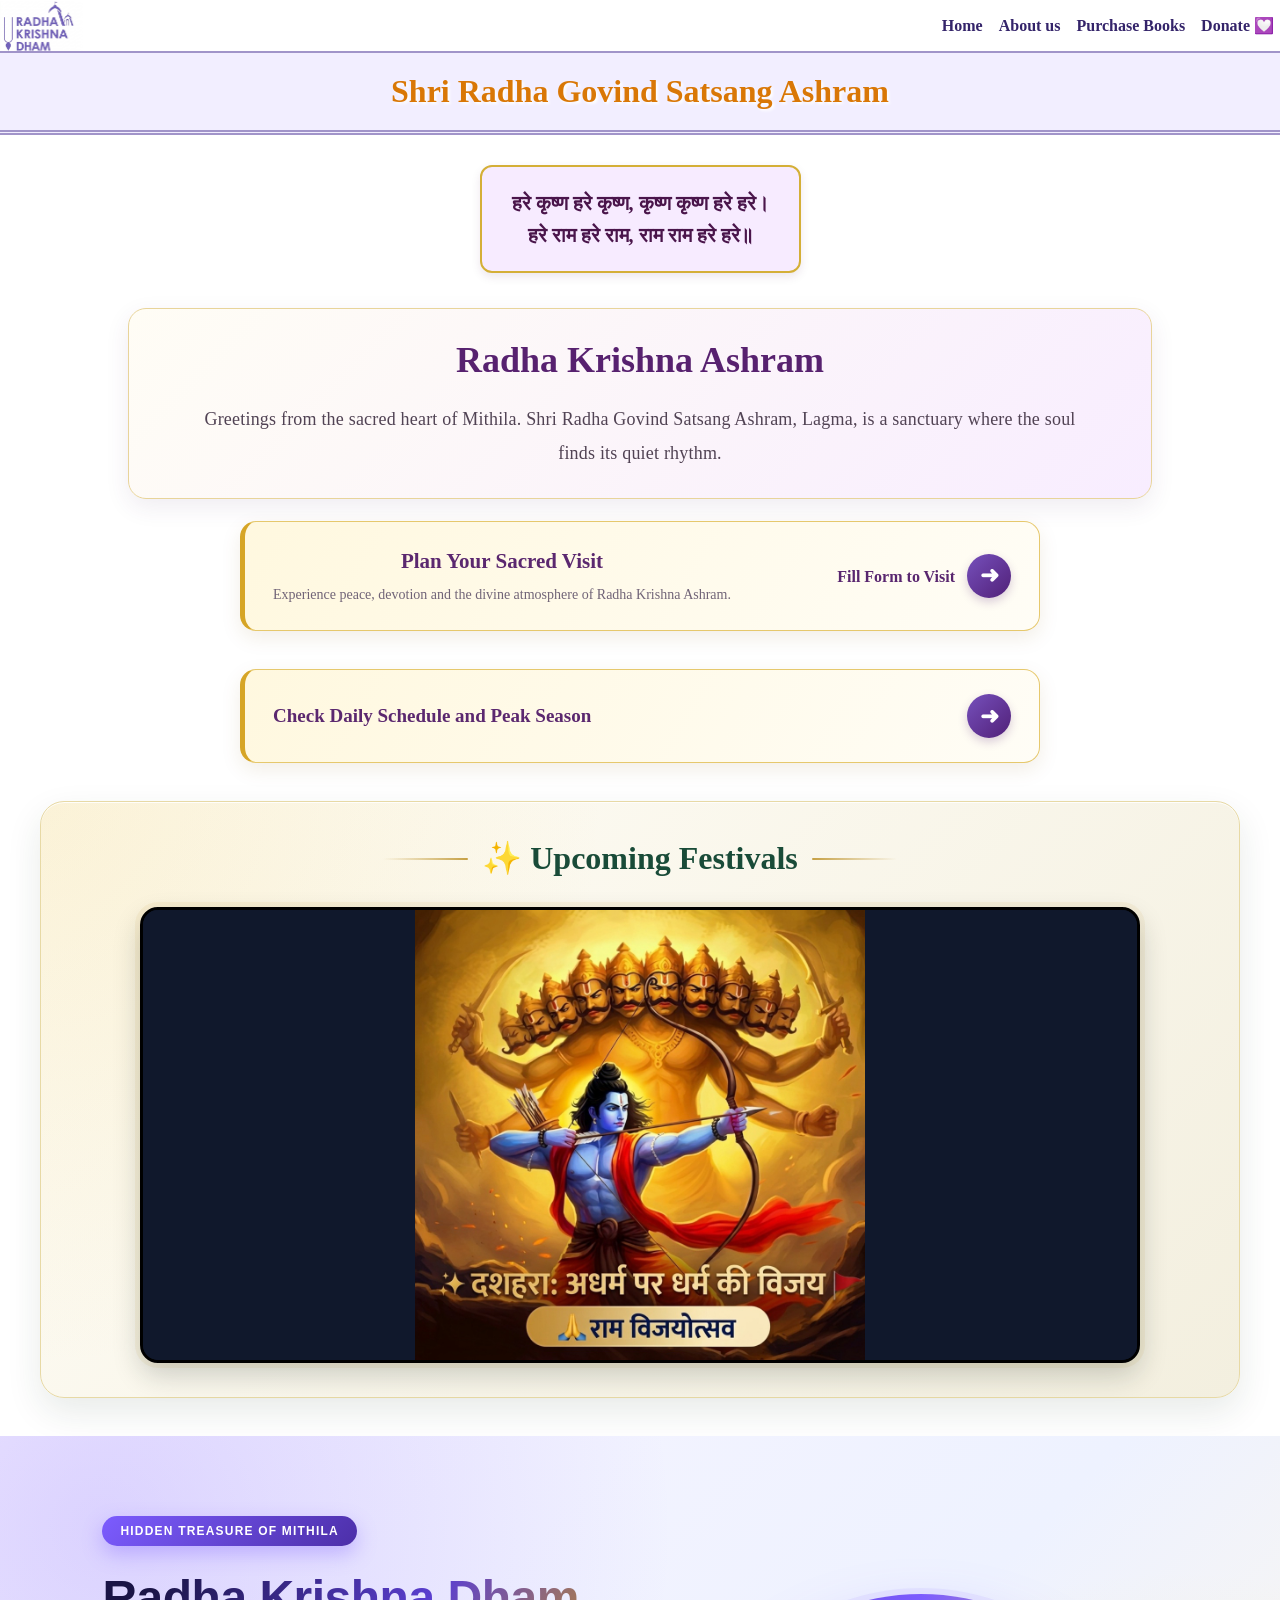
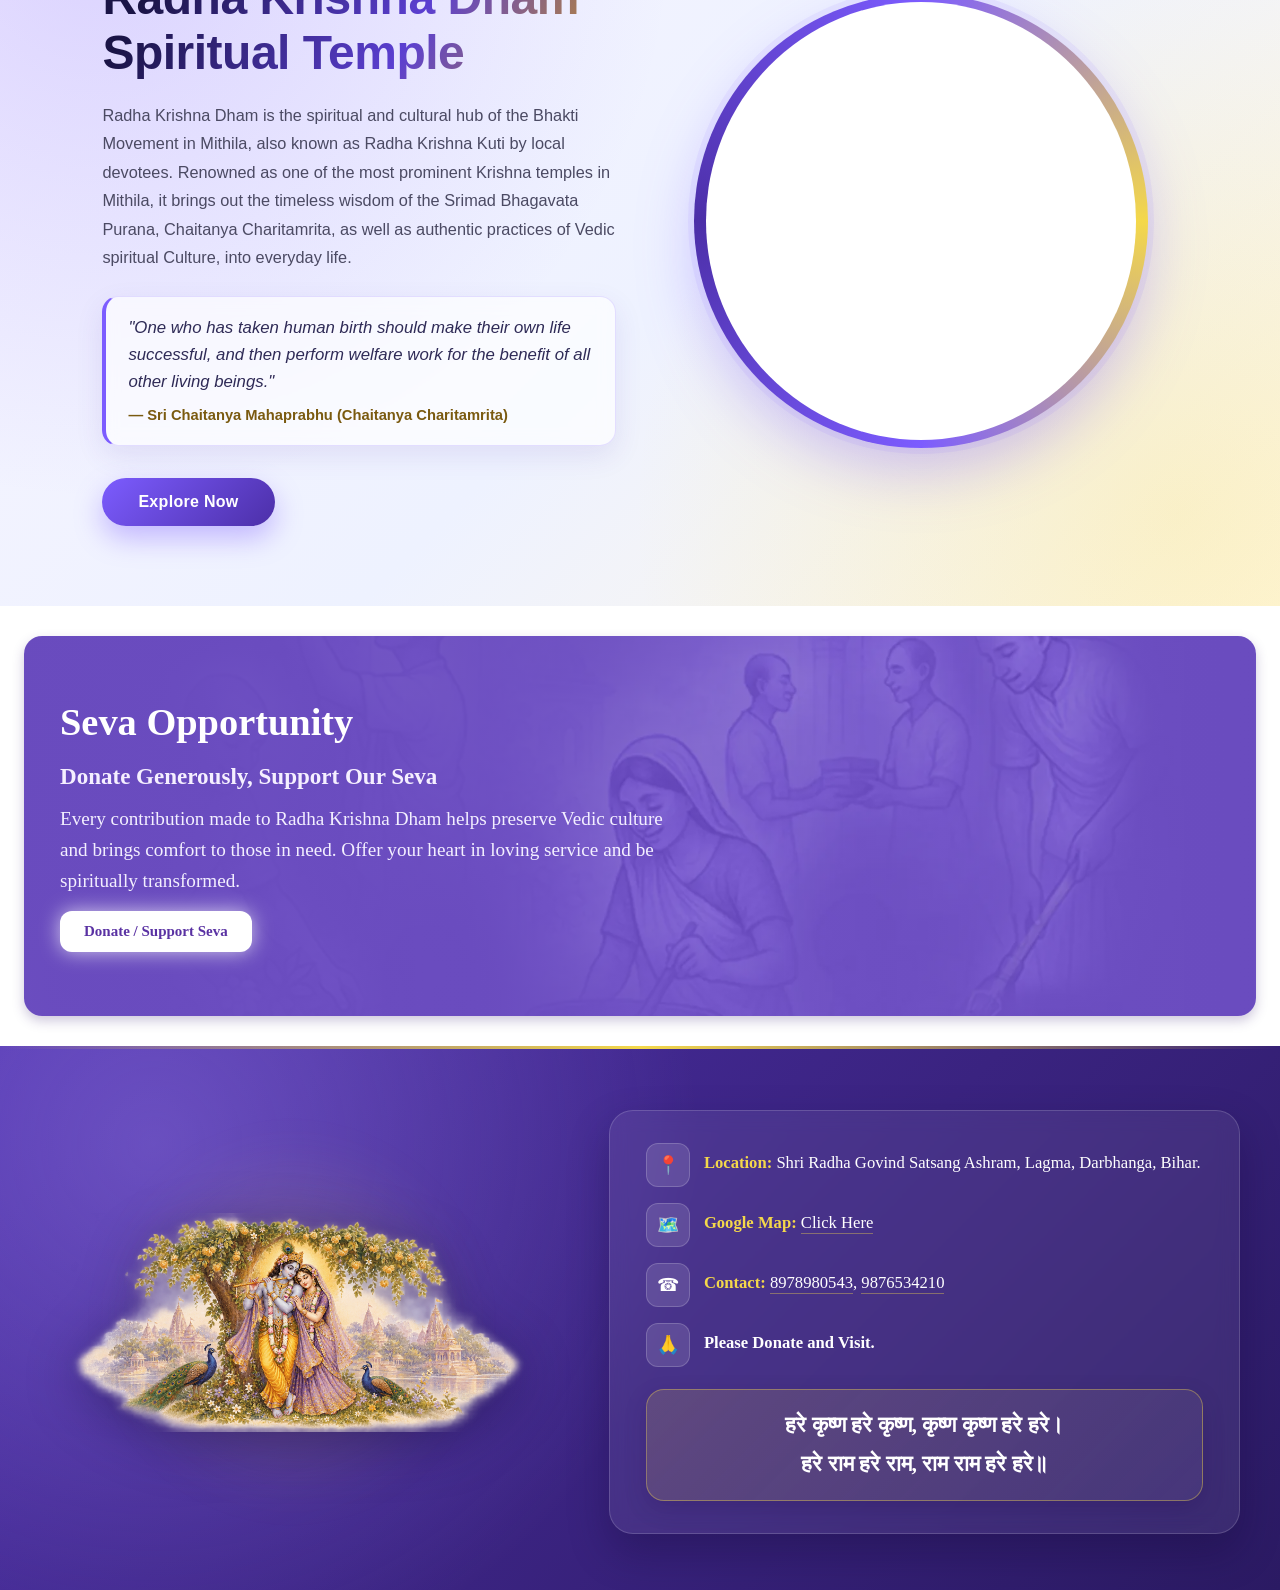
<file: index.html>
<!DOCTYPE html>
<html lang="en">
<head>
<meta charset="UTF-8">
<meta name="viewport" content="width=device-width, initial-scale=1.0">
<title>Shri Radha Govind Satsang Ashram - Lagma</title>
<link rel="stylesheet" href="style.css">
</head>
<body>
<header class="site-header">
  <div class="logo-container">
    <a href="/">
      <img src="Photo/logo.jpg" alt="Temple Logo" class="site-logo">
    </a>
  </div>
  <nav>
    <a href="index.html" target="_blank">Home</a>
    <a href="explore.html" target="_blank">About us</a>
    <a href="https://iskconbooks.com" target="_blank" rel="noopener noreferrer">Purchase Books</a>
    <a href="https://www.paytmpayments.com/payment-links" target="_blank">Donate 💟</a>
  </nav>
</header>

<h1>Shri Radha Govind Satsang Ashram</h1>

<main>
    <div class="Manta">
        हरे कृष्ण हरे कृष्ण, कृष्ण कृष्ण हरे हरे।<br>
        हरे राम हरे राम, राम राम हरे हरे॥
    </div>
    <div class="ashram-box">
        <h2 class="head">Radha Krishna Ashram</h2>
        <div class="Greet">
            Greetings from the sacred heart of Mithila. Shri Radha
            Govind Satsang Ashram, Lagma, is a sanctuary where the
            soul finds its quiet rhythm.
        </div>
    </div>

    <div class="visit-box">
        <div class="visit-text">
            Plan Your Sacred Visit
            <p>Experience peace, devotion and the divine atmosphere
               of Radha Krishna Ashram.</p>
        </div>
        <div class="f">
            Fill Form to Visit
            <a href="form.html" target="_blank" aria-label="Open visit form">➜</a>
        </div>
    </div>
</main>

<div class="f0" style="
    max-width: 800px;
    margin: 22px auto 38px;
    padding: 24px 28px;
    display: flex;
    align-items: center;
    justify-content: space-between;
    gap: 20px;
    background: linear-gradient(120deg, #fff8df, #fffdf6);
    border: 1px solid #e6c86d;
    border-left: 5px solid #d6a526;
    border-radius: 16px;
    box-shadow: 0 7px 20px rgba(123, 91, 24, 0.10);
    box-sizing: border-box;
    color: #5b286f;
    font-size: 19px;
    font-weight: 600;
">
    <span style="line-height: 1.6;">
        Check Daily Schedule and Peak Season
    </span>
    <a href="Schedule.html"
       target="_blank"
       aria-label="Open Temple Schedule"
       style="
           width: 44px;
           height: 44px;
           min-width: 44px;
           display: inline-flex;
           align-items: center;
           justify-content: center;
           background: linear-gradient(135deg, #7650bc, #512078);
           color: #ffffff;
           text-decoration: none;
           font-size: 23px;
           border-radius: 50%;
           box-shadow: 0 4px 10px rgba(81, 32, 120, 0.22);
       ">
        ➜
    </a>
</div>

<section class="update-section" aria-labelledby="updates-title">
    <h3 id="updates-title">✨ Upcoming Festivals</h3>
    <div class="update-slider">
        <div class="slider-track">
            <img src="Photo/C_dushrera.jpeg" alt="Dussehra celebration">
            <img src="Photo/Kartik.png" alt="Kartik Niyam Seva">
            <img src="Photo/Diwali.png" alt="Diwali celebration">
            <img src="Photo/c_govardhan.jpeg" alt="Govardhan Puja">
            <img src="Photo/C_dushrera.jpeg" alt="" aria-hidden="true">
        </div>
    </div>
</section>

<section class="hero-section">
    <div class="hero-content">
        <span class="hero-badge">HIDDEN TREASURE OF MITHILA</span>
        <h1 class="hero-heading">Radha Krishna Dham <br>Spiritual Temple</h1>
        <p class="hero-description">
            Radha Krishna Dham is the spiritual and cultural hub of the Bhakti Movement in Mithila,
            also known as Radha Krishna Kuti by local devotees. Renowned as one of the most prominent Krishna temples
            in Mithila, it brings out the timeless wisdom of the Srimad Bhagavata Purana, Chaitanya Charitamrita,
            as well as authentic practices of Vedic spiritual Culture, into everyday life.
        </p>
        <blockquote class="hero-quote">
            "One who has taken human birth should make their own life successful, and then perform welfare work for the benefit of all other living beings."
            <cite>— Sri Chaitanya Mahaprabhu (Chaitanya Charitamrita)</cite>
        </blockquote>
        <a href="explore.html" class="hero-btn">Explore Now</a>
    </div>
    <div class="hero-video-wrapper">
        <div class="video-styled-ring">
            <div class="video-container">
                <video autoplay muted loop playsinline class="hero-video">
                    <source src="video.mp4" type="video/mp4">
                    Your browser does not support the video tag.
                </video>
            </div>
        </div>
    </div>
</section>

<section class="Seva-section">
    <div class="seva-content">
        <h2>Seva Opportunity</h2>
        <h3 class="Support">Donate Generously, Support Our Seva</h3>
        <div class="contribution">
            <p>Every contribution made to Radha Krishna Dham helps preserve Vedic culture and brings comfort to those in need. Offer your heart in loving service and be spiritually transformed.</p>
        </div>
        <a href="https://www.paytmpayments.com/payment-links"
           target="_blank"
           style="display: inline-block; background-color: #ffffff !important; color: #5a32a3 !important; font-size: 15px; font-weight: 700; text-decoration: none !important; padding: 12px 24px; border-radius: 12px; box-shadow: 0 0 20px rgba(255, 255, 255, 0.7); margin-top: 15px;">
            Donate / Support Seva
        </a>
    </div>
</section>

<footer class="site-footer">
    <div class="footer-dancers footer-dancers-left">
        <img src="Photo/back.png" alt="Dancing devotees">
    </div>
    <div class="footer-content">
        <p>
            <span class="footer-icon">📍</span>
            <strong>Location:</strong>
            Shri Radha Govind Satsang Ashram, Lagma, Darbhanga, Bihar.
        </p>
        <p>
            <span class="footer-icon">🗺️</span>
            <strong>Google Map:</strong>
            <a href="https://maps.app.goo.gl/ojTrUZpRyTXwV82i9"
               target="_blank"
               rel="noopener noreferrer">Click Here</a>
        </p>
        <p>
            <span class="footer-icon">☎</span>
            <strong>Contact:</strong>
            <a href="tel:8978980543">8978980543</a>,
            <a href="tel:9876534210">9876534210</a>
        </p>
        <p class="donate-message">
            <span class="footer-icon">🙏</span>
            Please Donate and Visit.
        </p>
        <div class="footer-mahamantra">
            <h5>
                हरे कृष्ण हरे कृष्ण, कृष्ण कृष्ण हरे हरे।<br>
                हरे राम हरे राम, राम राम हरे हरे॥
            </h5>
        </div>
    </div>
</footer>
</body>
</html>
</file>
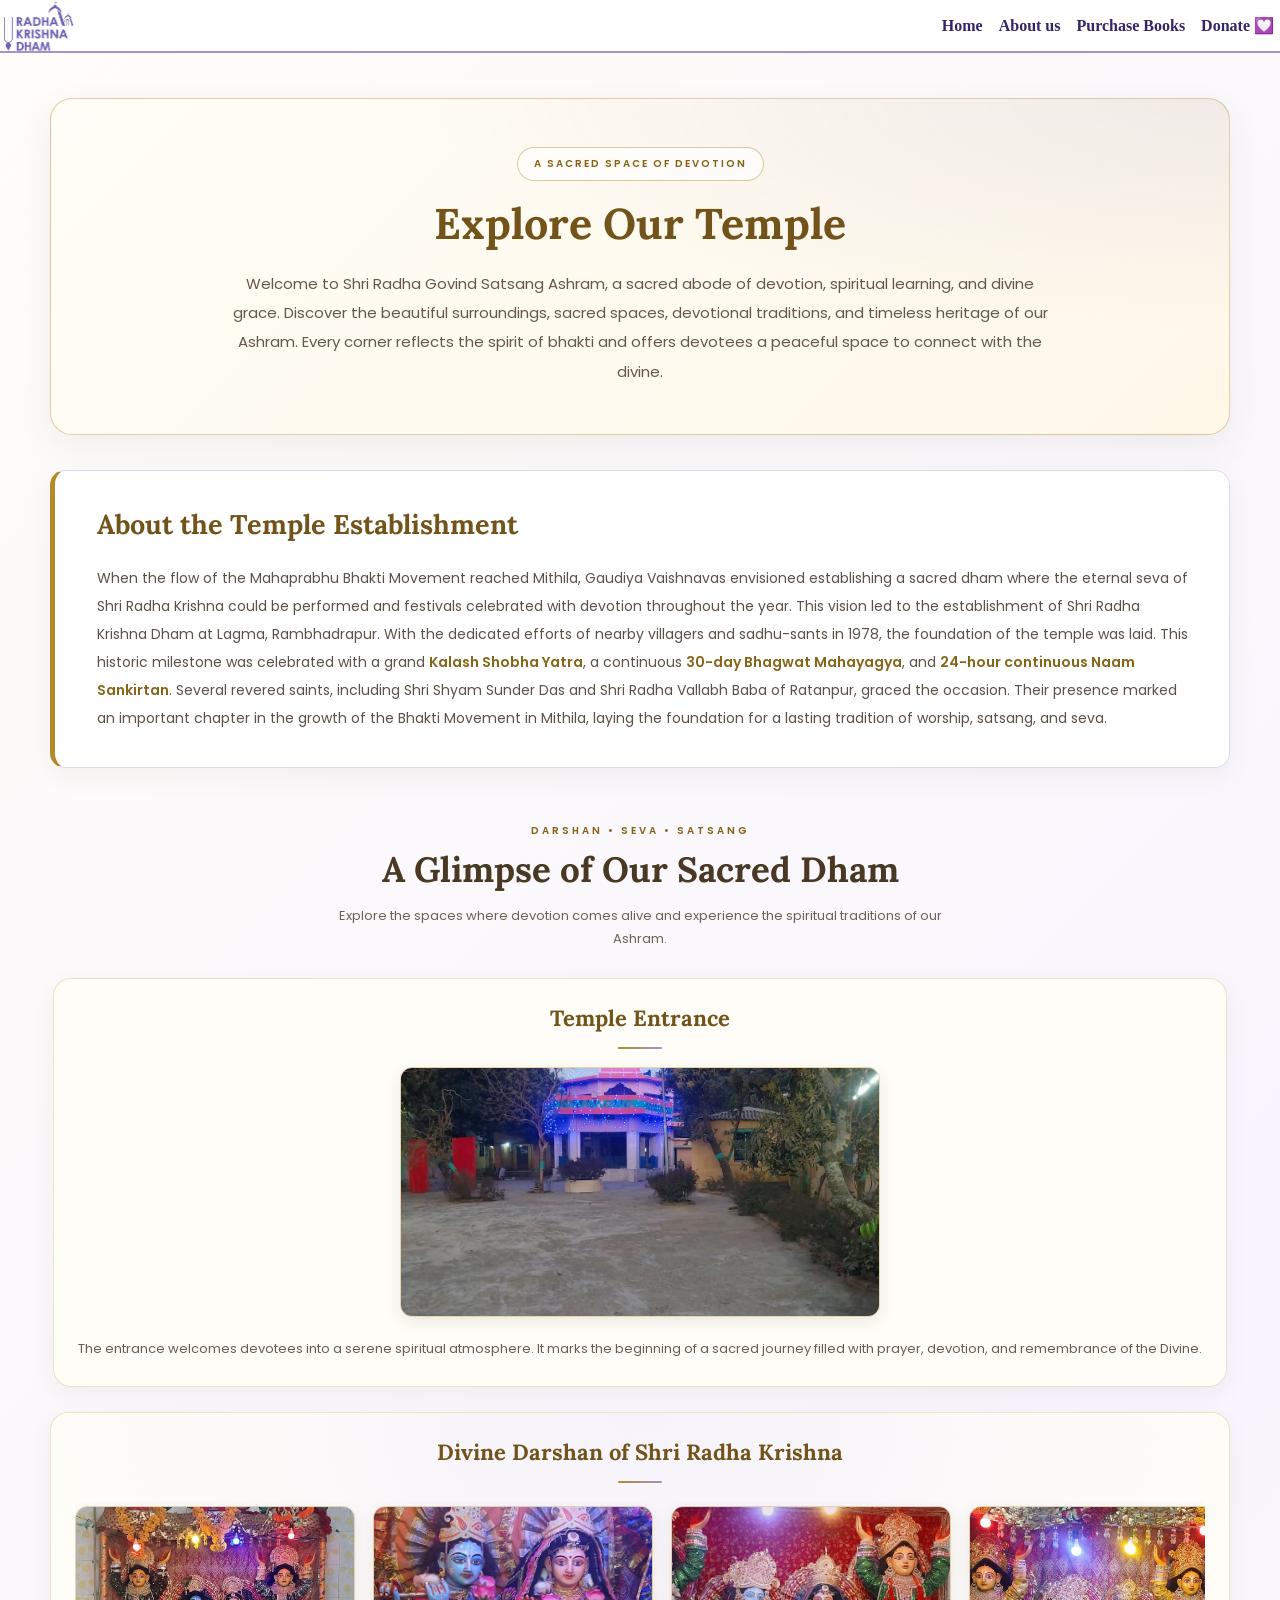
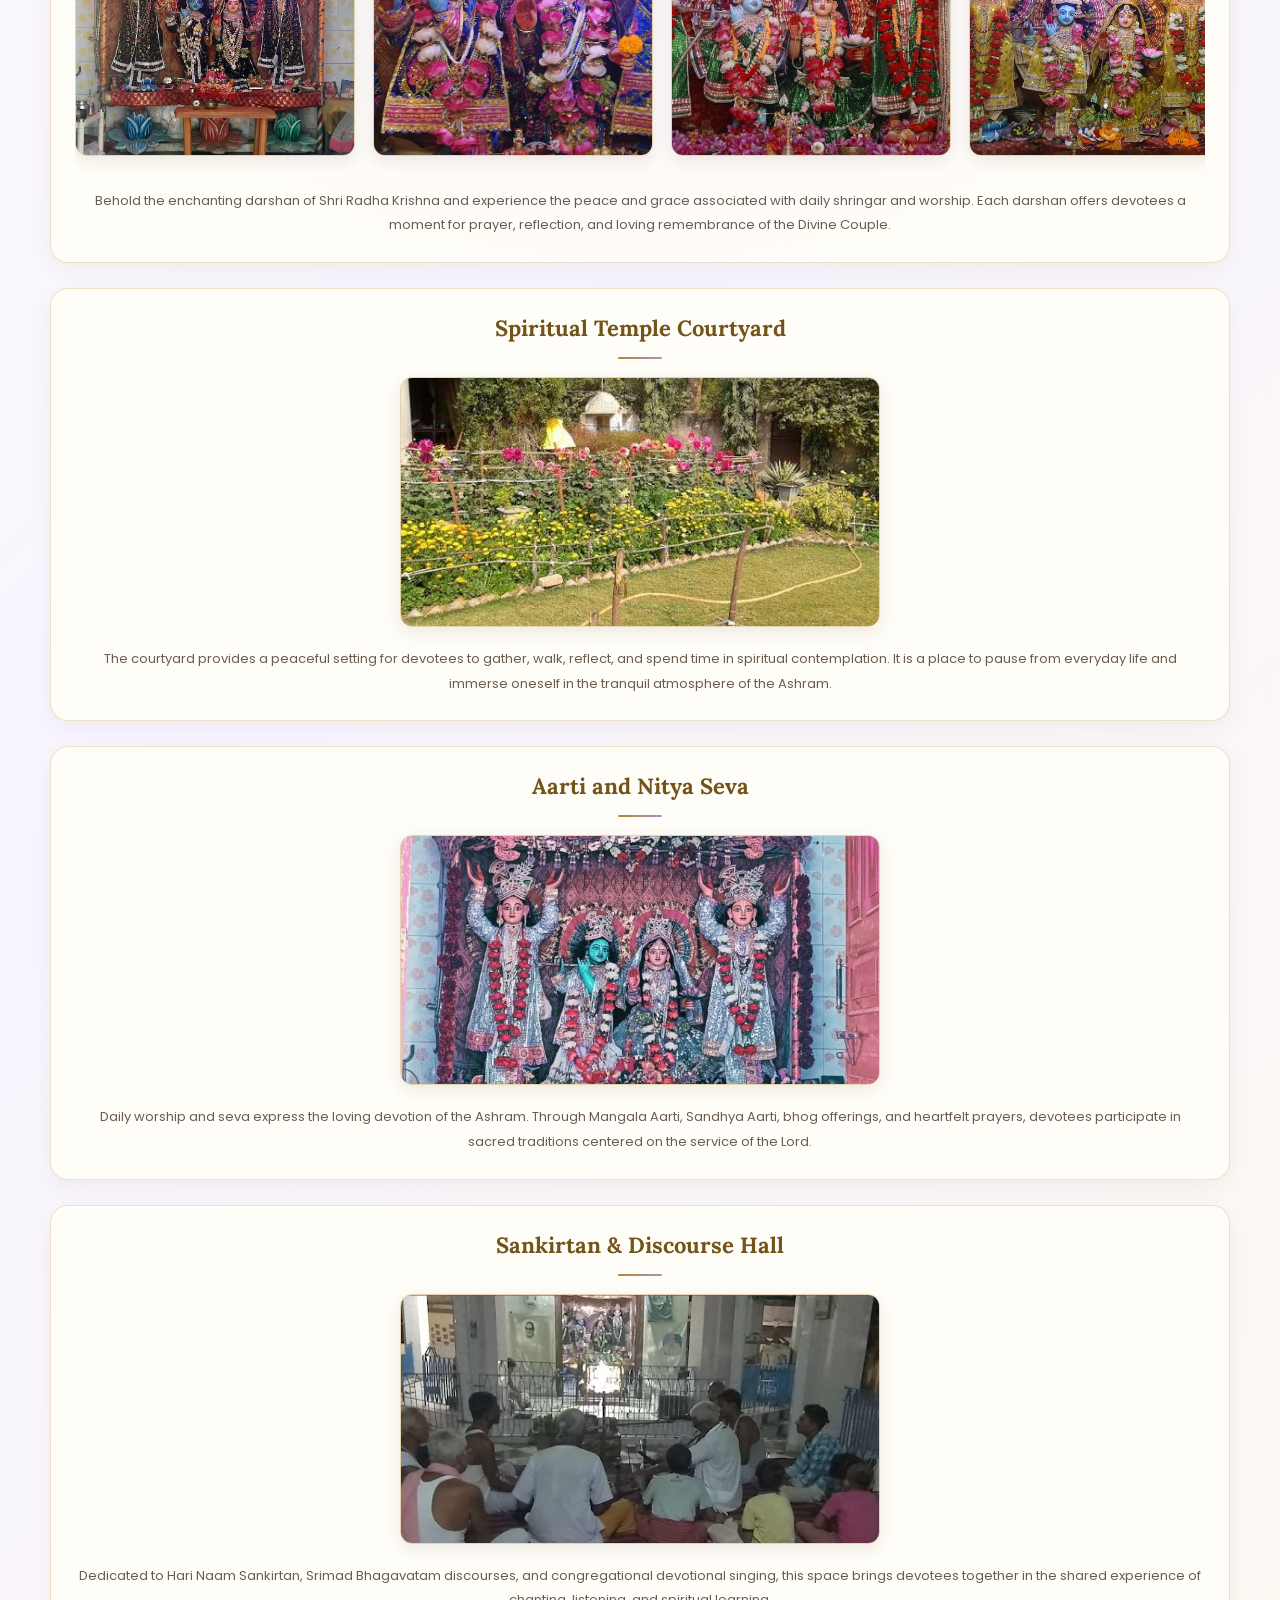
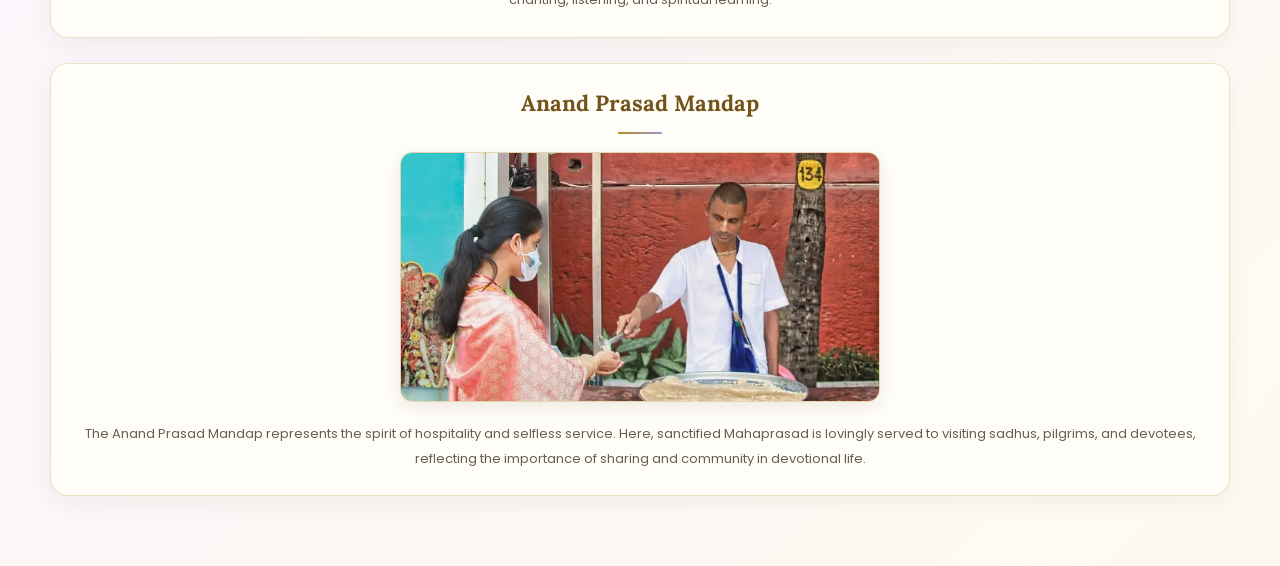
<file: explore.html>
<!DOCTYPE html>
<html lang="en">
<head>
    <meta charset="UTF-8">
    <meta name="viewport" content="width=device-width, initial-scale=1.0">
    <title>Exploring - Shri Radha Govind Satsang Ashram</title>

    <link href="https://fonts.googleapis.com/css2?family=Lora:wght@500;600;700&family=Poppins:wght@400;500;600;700&display=swap" rel="stylesheet">

    <style>

        body {
            background: linear-gradient(135deg, #fffdf8, #f8f5ff, #fffaf0);
            font-family: "Georgia", "Times New Roman", serif;
            margin: 0;
            padding: 0;
            color: #000000;
        }

        h1 {
            text-align: center;
            background: #F2EEFF;
            color: #D97706;
            padding: 20px;
            border-bottom: 5px double #a194c9;
            text-shadow: 2px 2px 3px #fff;
            margin-top: 0;
        }


        header {
            background: #fff;
            text-align: center;
            padding: 1px 0;
            border-bottom: 2px solid #a194c9;
        }

        nav a {
            text-decoration: none;
            color: #34246a;
            margin: 0 1px;
            font-weight: bold;
            transition: color 0.3s, background-color 0.3s;
            padding: 8px 5px;
            border-radius: 8px;
            display: inline-block;
        }

        nav a:hover {
            background: #72659d;
            color: white;
        }

        .site-header {
            display: flex;
            align-items: center;
            justify-content: space-between;
            padding: 0.5px 0px;
            background: #fff;
        }

        .site-header nav {
            flex-grow: 1;
            text-align: right;
        }


        .logo-container,
        .logo-container a,
        .site-logo {
            border: none !important;
            outline: none !important;
            box-shadow: none !important;
            text-decoration: none !important;
            background: transparent !important;
            transform: none !important;
            transition: none !important;
        }

        .site-logo {
            height: 50px;
            width: auto;
            display: block;
        }

        .logo-container a:hover,
        .site-logo:hover {
            background: transparent !important;
            border: none !important;
            box-shadow: none !important;
            transform: none !important;
        }


        .explore-temple {
            --gold: #b38a29;
            --gold-dark: #846114;
            --lavender: #a194c9;
            --ink: #382f26;
            --muted: #6f6254;
            --paper: #fffdf7;

            max-width: 1180px;
            width: calc(100% - 48px);
            margin: 0 auto;
            padding: 45px 0 70px;
            box-sizing: border-box;
            font-family: "Poppins", sans-serif;
            color: var(--ink);
        }

        .explore-temple * {
            box-sizing: border-box;
        }


        .temple-heading {
            position: relative;
            overflow: hidden;
            text-align: center;
            margin-bottom: 35px;
            padding: 48px 45px;
            background:
                radial-gradient(ellipse at top right,
                    rgba(161, 148, 201, 0.15), transparent 48%),
                linear-gradient(135deg, #fffdf7, #fff8e9);
            border: 1px solid rgba(179, 138, 41, 0.4);
            border-radius: 22px;
            box-shadow: 0 12px 35px rgba(75, 54, 24, 0.07);
        }

        .temple-heading::before {
            content: "A SACRED SPACE OF DEVOTION";
            display: inline-block;
            margin-bottom: 16px;
            padding: 8px 16px;
            border: 1px solid rgba(179, 138, 41, 0.45);
            border-radius: 50px;
            background: rgba(255, 255, 255, 0.65);
            color: var(--gold-dark);
            font-size: 10px;
            font-weight: 600;
            letter-spacing: 2px;
        }

        .temple-heading h2 {
            color: #72531a;
            font-family: "Lora", Georgia, serif;
            font-size: clamp(30px, 4vw, 43px);
            line-height: 1.25;
            margin: 0 0 18px;
            font-weight: 700;
        }

        .temple-heading p {
            max-width: 820px;
            margin: 0 auto;
            color: #655749;
            line-height: 1.95;
            font-size: 15px;
        }


        .temple-description {
            position: relative;
            margin-bottom: 55px;
            padding: 35px 38px 35px 42px;
            background: rgba(255, 255, 255, 0.88);
            border: 1px solid rgba(161, 148, 201, 0.35);
            border-left: 5px solid var(--gold);
            border-radius: 15px;
            box-shadow: 0 8px 28px rgba(51, 37, 19, 0.055);
        }

        .temple-description h3 {
            color: #72531a;
            font-family: "Lora", Georgia, serif;
            font-size: 27px;
            line-height: 1.4;
            margin: 0 0 20px;
        }

        .temple-description p {
            color: #5b5147;
            font-size: 14px;
            line-height: 2;
            margin: 0;
        }

        .temple-description strong,
        .temple-description b {
            color: #876519;
            font-weight: 600;
        }


        .gallery-heading {
            text-align: center;
            margin: 0 0 28px;
        }

        .gallery-heading span {
            display: block;
            margin-bottom: 8px;
            color: var(--gold-dark);
            font-size: 10px;
            font-weight: 600;
            letter-spacing: 3px;
            text-transform: uppercase;
        }

        .gallery-heading h2 {
            margin: 0;
            color: #493823;
            font-family: "Lora", Georgia, serif;
            font-size: clamp(27px, 3.5vw, 35px);
        }

        .gallery-heading p {
            margin: 12px auto 0;
            max-width: 650px;
            color: var(--muted);
            font-size: 13px;
            line-height: 1.8;
        }


        .temple-gallery {
            display: grid;
            grid-template-columns: repeat(2, minmax(0, 1fr));
            gap: 25px;
            align-items: stretch;
        }

        .temple-card {
            min-width: 0;
            padding: 24px;
            text-align: center;
            background: var(--paper);
            border: 1px solid rgba(179, 138, 41, 0.24);
            border-radius: 18px;
            box-shadow: 0 7px 25px rgba(51, 37, 19, 0.055);
            transition: transform 0.3s ease, box-shadow 0.3s ease,
                        border-color 0.3s ease;
        }

        .temple-card:hover {
            transform: translateY(-5px);
            border-color: rgba(179, 138, 41, 0.58);
            box-shadow: 0 15px 35px rgba(51, 37, 19, 0.10);
        }

        .temple-card h3 {
            color: #72531a;
            font-family: "Lora", Georgia, serif;
            font-size: 22px;
            line-height: 1.45;
            margin: 0 0 18px;
        }

        .temple-card h3::after {
            content: "";
            display: block;
            width: 44px;
            height: 2px;
            margin: 12px auto 0;
            background: linear-gradient(90deg, var(--gold), var(--lavender));
            border-radius: 5px;
        }

        .temple-card img {
            display: block;
            width: 100%;
            max-width: 480px;
            height: 250px;
            margin: 0 auto 20px;
            object-fit: cover;
            object-position: center;
            border: 1px solid rgba(179, 138, 41, 0.35);
            border-radius: 12px;
            box-shadow: 0 5px 16px rgba(50, 36, 15, 0.09);
        }

        .temple-card p {
            color: #6a5d50;
            font-size: 13px;
            line-height: 1.9;
            margin: 0;
        }


        .temple-card:nth-child(2) {
            grid-column: 1 / -1;
            background:
                radial-gradient(ellipse at top,
                    rgba(242, 238, 255, 0.65), transparent 75%),
                #fffdf7;
        }

        .darshan-scroll-container {
            display: flex;
            gap: 18px;
            overflow-x: auto;
            padding: 5px 3px 18px;
            margin-bottom: 15px;
            scroll-behavior: smooth;
            scroll-snap-type: x mandatory;
            scrollbar-width: thin;
            scrollbar-color: #bda25c #f2ead8;
        }

        .darshan-scroll-container img {
            flex: 0 0 280px;
            width: 280px;
            min-width: 0;
            max-width: none;
            height: 250px;
            margin: 0;
            object-fit: cover;
            scroll-snap-align: start;
        }

        .darshan-scroll-container::-webkit-scrollbar {
            height: 7px;
        }

        .darshan-scroll-container::-webkit-scrollbar-track {
            background: #f2ead8;
            border-radius: 10px;
        }

        .darshan-scroll-container::-webkit-scrollbar-thumb {
            background: #bda25c;
            border-radius: 10px;
        }


        @media (max-width: 768px) {
            .explore-temple {
                width: calc(100% - 30px);
                padding: 30px 0 45px;
            }

            .temple-heading {
                padding: 35px 22px;
                margin-bottom: 25px;
                border-radius: 17px;
            }

            .temple-heading p {
                font-size: 14px;
                line-height: 1.85;
            }

            .temple-description {
                padding: 27px 23px;
                margin-bottom: 40px;
            }

            .temple-description h3 {
                font-size: 23px;
            }

            .temple-description p {
                font-size: 13px;
            }

            .temple-gallery {
                gap: 18px;
            }

            .temple-card {
                padding: 17px;
                border-radius: 15px;
            }

            .temple-card h3 {
                font-size: 19px;
            }

            .temple-card img {
                height: 210px;
            }

            .darshan-scroll-container img {
                flex-basis: 240px;
                width: 240px;
                height: 210px;
            }
        }

        @media (max-width: 540px) {
            .explore-temple {
                width: calc(100% - 24px);
                padding-top: 22px;
            }

            .temple-heading {
                padding: 29px 18px;
            }

            .temple-heading::before {
                font-size: 9px;
                letter-spacing: 1.5px;
            }

            .temple-heading h2 {
                font-size: 29px;
            }

            .temple-description {
                padding: 23px 19px;
                border-left-width: 4px;
            }

            .temple-description h3 {
                font-size: 22px;
            }

            .temple-gallery {
                grid-template-columns: 1fr;
                gap: 18px;
            }

            .temple-card:nth-child(2) {
                grid-column: auto;
            }

            .temple-card {
                padding: 19px;
            }

            .temple-card h3 {
                font-size: 21px;
            }

            .temple-card img {
                height: 230px;
            }

            .darshan-scroll-container img {
                flex-basis: 230px;
                width: 230px;
                height: 210px;
            }

            .gallery-heading p {
                font-size: 12px;
            }
        }


        @media (prefers-reduced-motion: reduce) {
            .temple-card,
            .darshan-scroll-container {
                transition: none;
                scroll-behavior: auto;
            }
        }
    </style>
</head>

<body>


    <header class="site-header">
        <div class="logo-container">
            <a href="/">
                <img src="Photo/logo.jpg" alt="Temple Logo" class="site-logo">
            </a>
        </div>

        <nav>
            <a href="index.html" target="_blank">Home</a>
            <a href="explore.html" target="_blank">About us</a>
            <a href="https://iskconbooks.com" target="_blank" rel="noopener noreferrer">Purchase Books</a>
            <a href="https://www.paytmpayments.com/payment-links" target="_blank">Donate 💟</a>
        </nav>
    </header>

    <main class="explore-temple">

        <section class="temple-heading">
            <h2>Explore Our Temple</h2>
            <p>
                Welcome to Shri Radha Govind Satsang Ashram, a sacred abode
                of devotion, spiritual learning, and divine grace. Discover
                the beautiful surroundings, sacred spaces, devotional
                traditions, and timeless heritage of our Ashram. Every corner
                reflects the spirit of bhakti and offers devotees a peaceful
                space to connect with the divine.
            </p>
        </section>

        <section class="temple-description">
            <h3>About the Temple Establishment</h3>

            <p>
                When the flow of the Mahaprabhu Bhakti Movement reached
                Mithila, Gaudiya Vaishnavas envisioned establishing a sacred
                dham where the eternal seva of Shri Radha Krishna could be
                performed and festivals celebrated with devotion throughout
                the year. This vision led to the establishment of
                Shri Radha Krishna Dham at Lagma, Rambhadrapur.

                With the dedicated efforts of nearby villagers and sadhu-sants
                in 1978, the foundation of the temple was laid. This historic
                milestone was celebrated with a grand
                <b>Kalash Shobha Yatra</b>, a continuous
                <b>30-day Bhagwat Mahayagya</b>, and
                <b>24-hour continuous Naam Sankirtan</b>.

                Several revered saints, including Shri Shyam Sunder Das and
                Shri Radha Vallabh Baba of Ratanpur, graced the occasion.
                Their presence marked an important chapter in the growth
                of the Bhakti Movement in Mithila, laying the foundation
                for a lasting tradition of worship, satsang, and seva.
            </p>
        </section>

        <section class="temple-gallery-section">

            <div class="gallery-heading">
                <span>Darshan • Seva • Satsang</span>
                <h2>A Glimpse of Our Sacred Dham</h2>
                <p>
                    Explore the spaces where devotion comes alive and
                    experience the spiritual traditions of our Ashram.
                </p>
            </div>

  <div class="temple-gallery" style="display: flex; justify-content: center; flex-wrap: wrap; gap: 25px;">


                <article class="temple-card">
                    <h3>Temple Entrance</h3>

                    <img
                        src="Photo/Entrance.jpeg"
                        alt="Entrance of Shri Radha Krishna Dham"
                        loading="lazy"
                    >

                    <p>
                        The entrance welcomes devotees into a serene
                        spiritual atmosphere. It marks the beginning of
                        a sacred journey filled with prayer, devotion,
                        and remembrance of the Divine.
                    </p>
                </article>


                <article class="temple-card">
                    <h3>Divine Darshan of Shri Radha Krishna</h3>

                    <div class="darshan-scroll-container">
                        <img src="Photo/p1.jpeg" alt="Divine Darshan of Shri Radha Krishna" loading="lazy">
                        <img src="Photo/p-4.jpeg" alt="Shri Radha Krishna Darshan view 2" loading="lazy">
                        <img src="Photo/p-5.jpeg" alt="Shri Radha Krishna Darshan view 3" loading="lazy">
                        <img src="Photo/p-6.jpeg" alt="Shri Radha Krishna Darshan view 4" loading="lazy">
                        <img src="Photo/p-7.jpeg" alt="Shri Radha Krishna Darshan view 5" loading="lazy">
                        <img src="Photo/p-2.jpeg" alt="Shri Radha Krishna Darshan view 6" loading="lazy">
                    </div>

                    <p>
                        Behold the enchanting darshan of Shri Radha Krishna
                        and experience the peace and grace associated with
                        daily shringar and worship. Each darshan offers
                        devotees a moment for prayer, reflection, and
                        loving remembrance of the Divine Couple.
                    </p>
                </article>


                <article class="temple-card">
                    <h3>Spiritual Temple Courtyard</h3>

                    <img
                        src="Photo/images.jpg"
                        alt="Temple courtyard and surroundings"
                        loading="lazy"
                    >

                    <p>
                        The courtyard provides a peaceful setting for
                        devotees to gather, walk, reflect, and spend time
                        in spiritual contemplation. It is a place to pause
                        from everyday life and immerse oneself in the
                        tranquil atmosphere of the Ashram.
                    </p>
                </article>


                <article class="temple-card">
                    <h3>Aarti and Nitya Seva</h3>

                    <img
                        src="Photo/p-3.jpeg"
                        alt="Temple worship and aarti"
                        loading="lazy"
                    >

                    <p>
                        Daily worship and seva express the loving devotion
                        of the Ashram. Through Mangala Aarti, Sandhya Aarti,
                        bhog offerings, and heartfelt prayers, devotees
                        participate in sacred traditions centered on
                        the service of the Lord.
                    </p>
                </article>


                <article class="temple-card">
                    <h3>Sankirtan &amp; Discourse Hall</h3>

                    <img
                        src="Photo/Satsang.png"
                        alt="Satsang and devotional gathering space"
                        loading="lazy"
                    >

                    <p>
                        Dedicated to Hari Naam Sankirtan, Srimad Bhagavatam
                        discourses, and congregational devotional singing,
                        this space brings devotees together in the shared
                        experience of chanting, listening, and spiritual
                        learning.
                    </p>
                </article>


                <article class="temple-card">
                    <h3>Anand Prasad Mandap</h3>

                    <img
                        src="Photo/prasad.webp"
                        alt="Mahaprasad dining and serving area"
                        loading="lazy"
                    >

                    <p>
                        The Anand Prasad Mandap represents the spirit of
                        hospitality and selfless service. Here, sanctified
                        Mahaprasad is lovingly served to visiting sadhus,
                        pilgrims, and devotees, reflecting the importance
                        of sharing and community in devotional life.
                    </p>
                </article>

            </div>
        </section>

    </main>

</body>
</html>
</file>
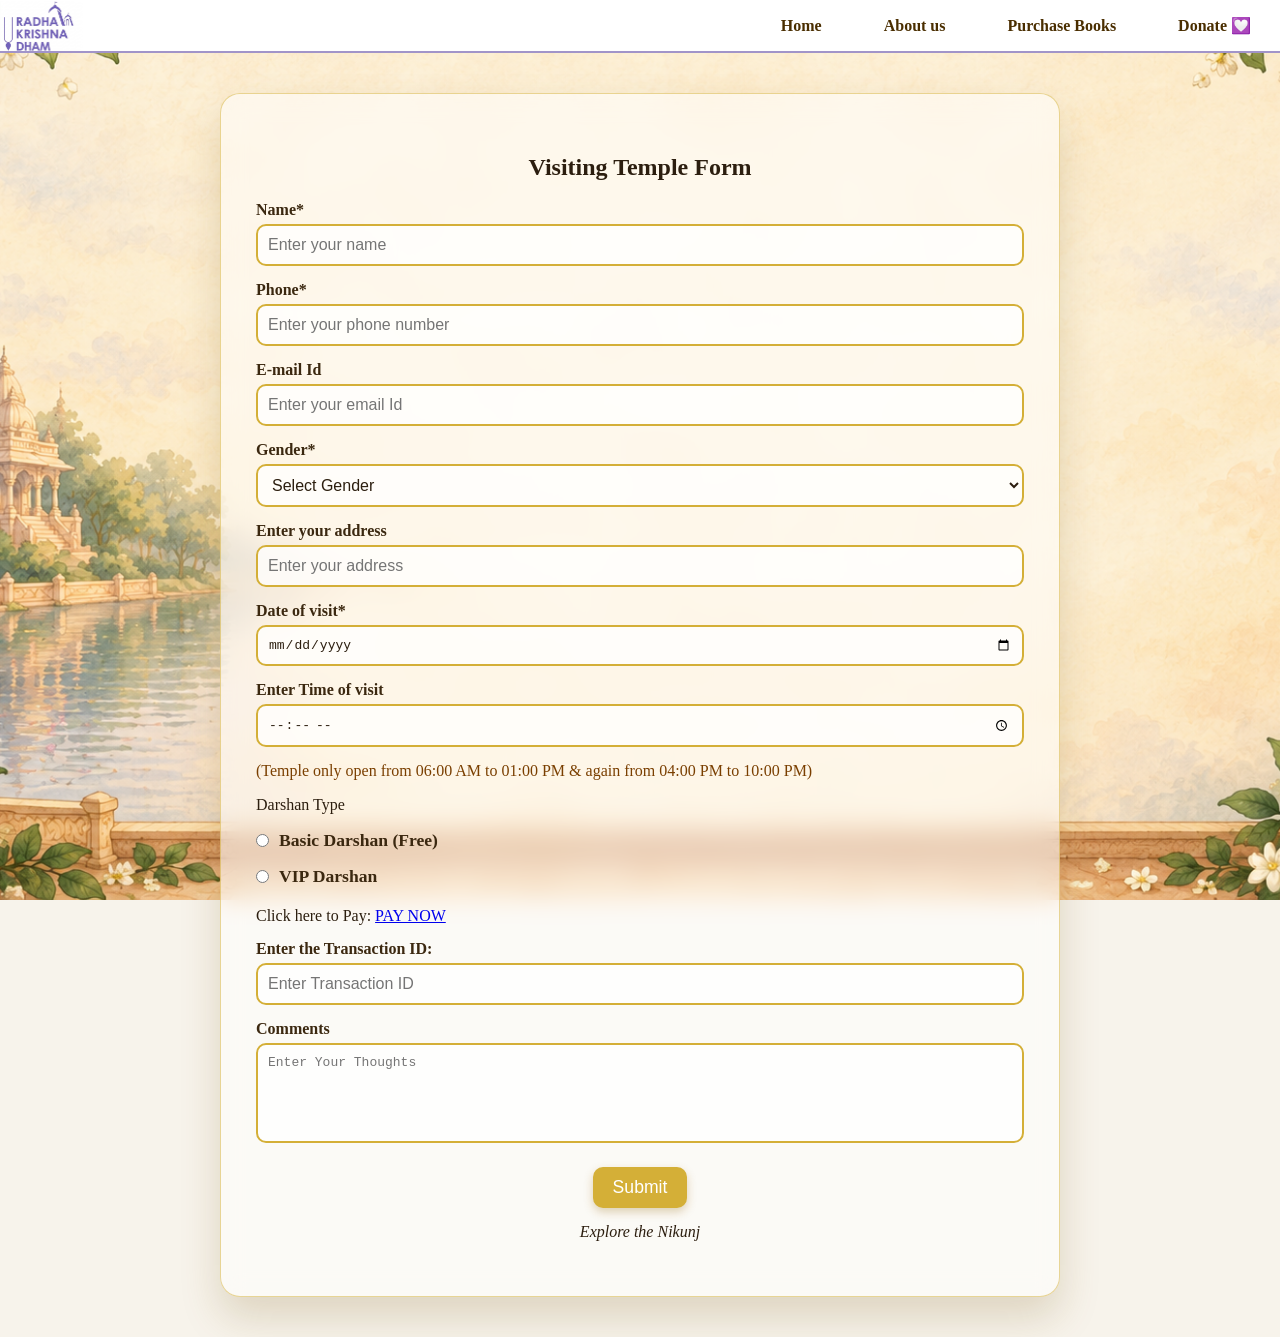
<file: form.html>
<!DOCTYPE html>
<html lang="en">
<head>
    <meta charset="UTF-8">
    <meta name="viewport" content="width=device-width, initial-scale=1.0">
    <title>FORM OF TEMPLE</title>

<style>
    
    body {
        font-family: "Georgia", "Times New Roman", serif;
        background-image: url('Photo/form.png');
        background-position: center;
        background-repeat: no-repeat;
        background-size: cover;
        background-attachment: fixed;
        background-color: #f7f3eb; 
        min-height: 100vh; 
        box-sizing: border-box;
        margin: 0;
        padding: 0;
    }
    
h1 {
    text-align: center;
    background: #F2EEFF;
    color: #D97706;
    padding: 20px;
    border-bottom: 5px double #a194c9;
    text-shadow: 2px 2px 3px #fff;
    margin-top: 0;
}
header {
    background: #fff;
    text-align: center;
    padding: 1px 0;
    border-bottom: 2px solid #a194c9;
}

nav a {
    text-decoration: none;
    color: #34246a;
    margin: 0 1px;
    font-weight: bold;
    transition: color 0.3s, background-color 0.3s;
    padding: 8px 5px;
    border-radius: 8px;
    display: inline-block; 
}

nav a:hover {
    background: #72659d;
    color: white;
}

.site-header {
    display: flex;
    align-items: center;
    justify-content: space-between;
    padding: 0.5px 0px;
    background: #fff;
}

.site-header nav {
    flex-grow: 1;
    text-align: right;
}


.logo-container, 
.logo-container a, 
.site-logo {
    border: none !important;
    outline: none !important;
    box-shadow: none !important;
    text-decoration: none !important;
    background: transparent !important;
    transform: none !important;
    transition: none !important;
}

.site-logo {
    height: 50px;
    width: auto;
    display: block;
}


.logo-container a:hover, 
.site-logo:hover {
    background: transparent !important;
    border: none !important;
    box-shadow: none !important;
    transform: none !important;
}
    
    main {
        
        background: rgba(255, 255, 255, 0.55);
        backdrop-filter: blur(12px);
        -webkit-backdrop-filter: blur(12px);
        
        border: 1px solid rgba(212, 175, 55, 0.5); 
        width: 60%;
        margin: 40px auto;
        padding: 40px 35px;
        border-radius: 20px;
        box-shadow: 0 20px 40px rgba(120, 90, 20, 0.2);
        color: #2c1e0f; 
    }

    nav a {
        text-decoration: none;
        color: #4a2e00;
        margin: 0 15px;
        font-weight: bold;
        transition: color 0.3s, background 0.3s;
        padding: 8px 14px;
        border-radius: 8px;
    }

    nav a:hover {
        background: #d4af37;
        color: white;
    }

    
    form div {
        margin-bottom: 15px;
    }

    label {
        display: block;
        font-weight: bold;
        margin-bottom: 5px;
        color: #3b2810;
    }

    input, select, textarea {
        width: 100%;
        padding: 10px;
        border: 2px solid #d4af37;
        border-radius: 10px;
        background: rgba(255, 255, 255, 0.75); 
        font-size: 1em;
        box-sizing: border-box;
        color: #2c1e0f;
        transition: box-shadow 0.3s, border-color 0.3s, background 0.3s;
    }

    input:focus, select:focus, textarea:focus {
        outline: none;
        border-color: #b8860b;
        box-shadow: 0 0 8px rgba(212, 175, 55, 0.6);
        background: rgba(255, 255, 255, 0.95);
    }

    textarea {
        resize: none;
        height: 100px;
    }


.radio-group {
    display: flex;
    flex-direction: column; 
    gap: 10px;
    margin-bottom: 15px;
}

.radio-label {
    display: flex;
    align-items: center; 
    cursor: pointer;
    font-size: 1.1em;
    font-weight: bold;
    color: #3b2810;
}


.radio-label input[type="radio"] {
    width: auto;
    margin: 0 10px 0 0; 
    accent-color: #d4af37; 
    cursor: pointer;
}

    
    a[href="/payment"] {
        color: #7a3f00;
        text-decoration: none;
        font-weight: bold;
        padding: 6px 12px;
        border-radius: 8px;
        background: #f7d65a;
        box-shadow: 0 2px 5px rgba(120, 80, 0, 0.3);
        transition: background 0.3s;
    }

    a[href="/payment"]:hover {
        background: #d4af37;
        color: white;
    }

    
    button {
        background: #d4af37;
        color: white;
        padding: 10px 20px;
        border: none;
        border-radius: 10px;
        font-size: 1.1em;
        cursor: pointer;
        transition: background 0.3s, transform 0.2s;
        box-shadow: 0 4px 10px rgba(150, 110, 20, 0.3);
    }

    button:hover {
        background: #b8860b;
        transform: scale(1.03);
    }

    
    @media (max-width: 768px) {
        main {
            width: 90%;
            padding: 20px;
        }
        body {
            font-size: 14px;
        }
    }
</style>
</head>
<body>
<header class="site-header">
  <div class="logo-container">
    <a href="/">
      <img src="Photo/logo.jpg" alt="Temple Logo" class="site-logo">
    </a>
  </div>
  <nav>
    <a href="index.html" target="_blank">Home</a>
    <a href="explore.html" target="_blank">About us</a>  
    <a href="https://iskconbooks.com" target="_blank" rel="noopener noreferrer">Purchase Books</a>
    <a href="https://www.paytmpayments.com/payment-links" target="_blank">Donate 💟</a>       
  </nav>
</header>
    <main>
        <div class="temple-form-container">
        <h2 style="text-align: center;">Visiting Temple Form</h2>
        <form action="/submit.php">
            <div>
                <label for="name">Name*</label>
                <input type="text" placeholder="Enter your name" required>
            </div>

            <div>
                <label for="phone">Phone*</label>
                <input type="tel" placeholder="Enter your phone number" required>
            </div>

            <div>
                <label for="email">E-mail Id</label>
                <input type="email" placeholder="Enter your email Id">
            </div>

            <div>
                <label for="gender">Gender*</label>
                <select id="gender" required>
                    <option value="" disabled selected>Select Gender</option>
                    <option value="male">Male</option>
                    <option value="female">Female</option>
                    <option value="other">Other</option>
                </select>
            </div>

            <div>
                <label for="address">Enter your address</label>
                <input type="text" placeholder="Enter your address" required>
            </div>

            <div>
                <label for="date">Date of visit*</label>
                <input type="date" required>
            </div>

            <div>
                <label for="time">Enter Time of visit</label>
                <input type="time" required>
            </div>

            <div style="font-style: normal; color: #7a3f00;">
                (Temple only open from 06:00 AM to 01:00 PM & again from 04:00 PM to 10:00 PM)
            </div>

<div>
<p>Darshan Type</p>
<div class="radio-group">
    <label class="radio-label">
        <input type="radio" name="darshan" value="basic"> Basic Darshan (Free)
    </label>

    <label class="radio-label">
        <input type="radio" name="darshan" value="vip"> VIP Darshan
    </label>
</div>
            </div>

            <div>Click here to Pay: <a href="https://www.paytmpayments.com/payment-links" target="_blank">PAY NOW</a></div>

            <div>
                <label for="id">Enter the Transaction ID:</label>
                <input type="text" placeholder="Enter Transaction ID" required>
            </div>

            <div>
                <label for="comments">Comments</label>
                <textarea id="comments" placeholder="Enter Your Thoughts" rows="4"></textarea>
            </div>

            <div style="text-align: center; margin-top: 20px;">
                <button type="submit">Submit</button>
            </div>

            <div style="text-align: center; margin-top: 10px; font-style: italic;">Explore the Nikunj</div>
        </form>
        </div>
    </main>
</body>
</html>
</file>
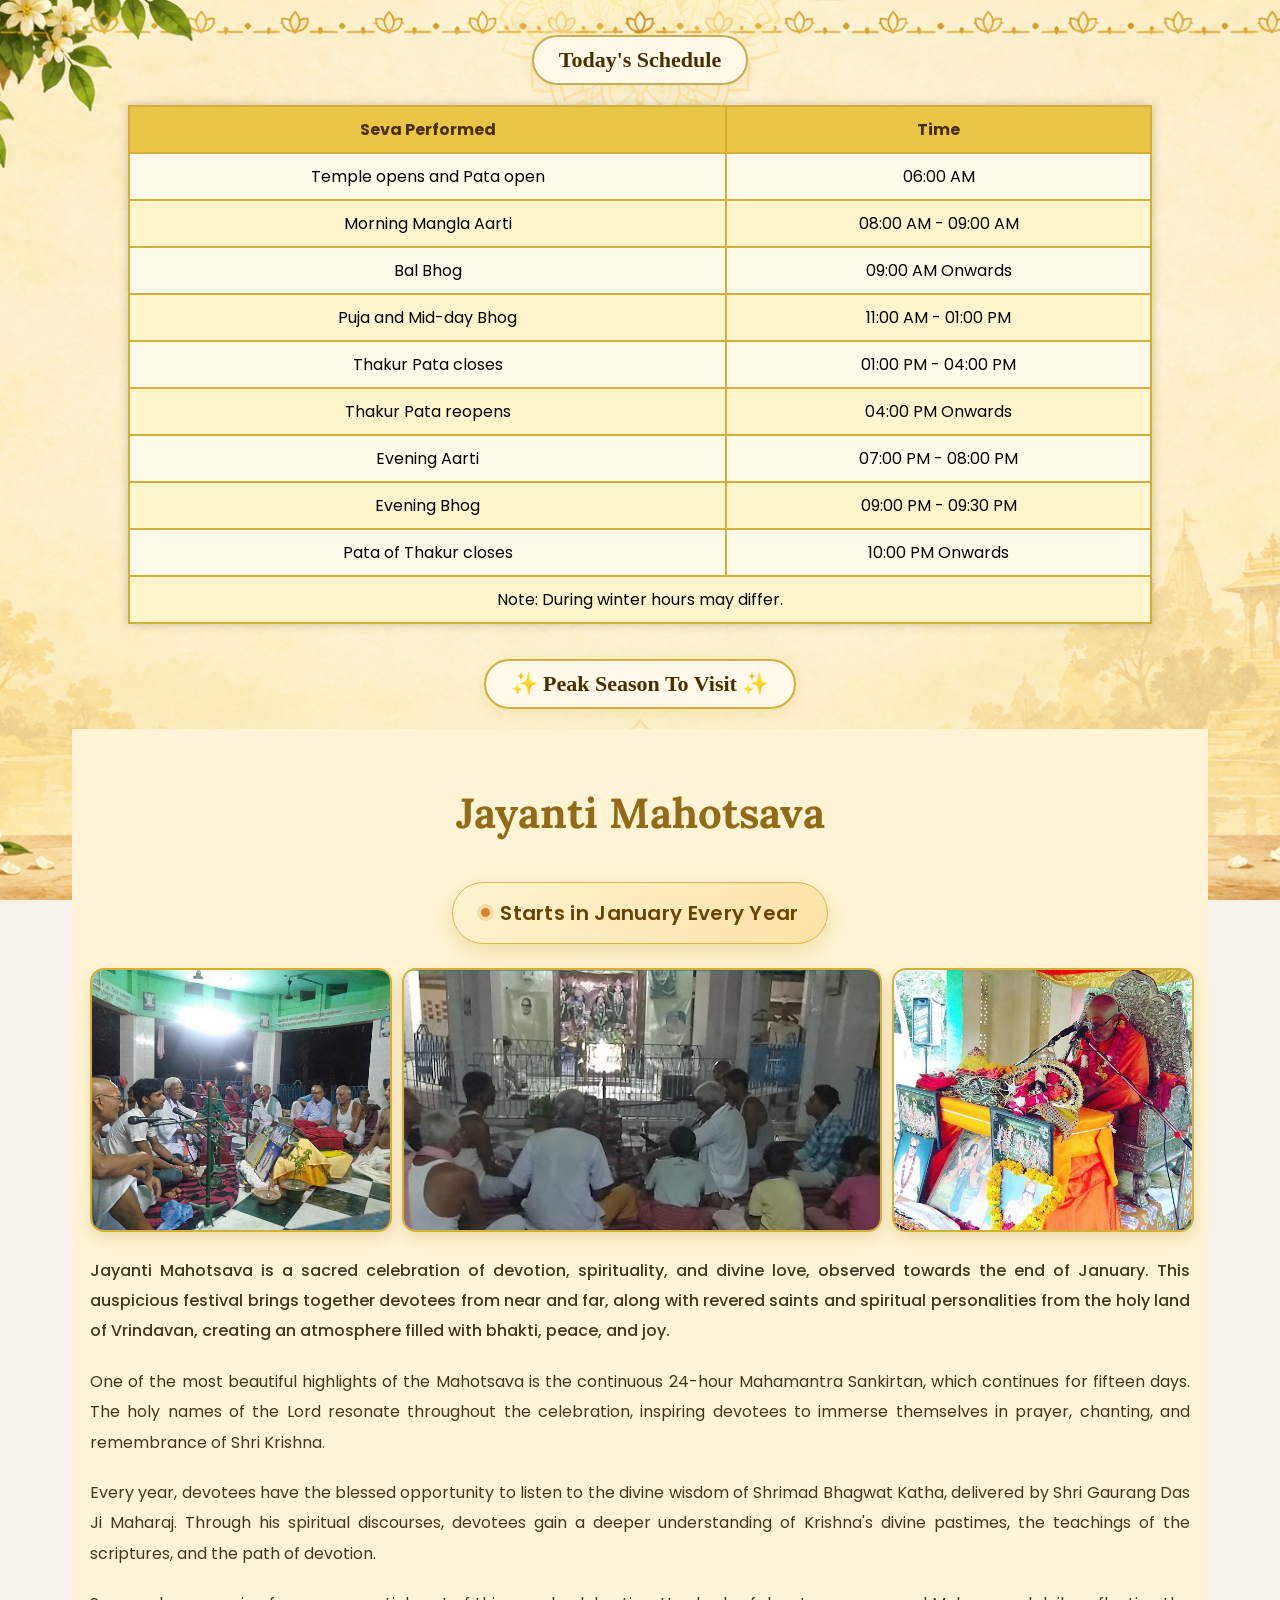
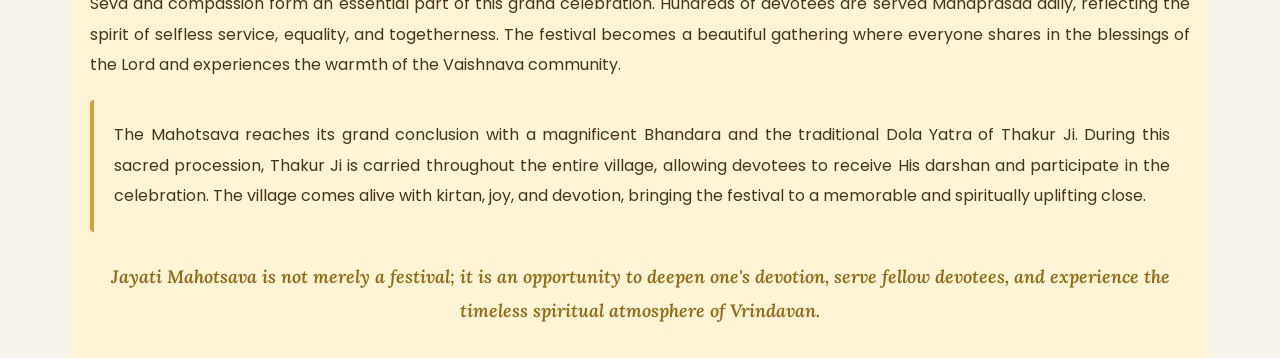
<file: Schedule.html>
<!DOCTYPE html>
<html lang="en">
<head>
    <meta charset="UTF-8">
    <meta name="viewport" content="width=device-width, initial-scale=1.0">
    <title>Daily Schedule</title>
    <style>
        @import url('https://fonts.googleapis.com/css2?family=Lora:wght@500;600;700&family=Poppins:wght@400;500;600;700&display=swap');
        body {
    background: linear-gradient(135deg, #FFFFFF, #FFFFFF);
    font-family: 'Poppins', sans-serif;
    margin: 0;
    padding: 0;
    color: #000000;

    background-image: url('Photo/Schedule.png');
    background-position: center;
    background-repeat: no-repeat;
    background-size: cover;
    background-attachment: fixed;
    background-color: #f7f3eb; 
    min-height: 100vh; 
    box-sizing: border-box;

}
    table {
    width: 80%;
    font-family: 'Poppins', sans-serif;
    margin: 20px auto;
    border-collapse: collapse;
    text-align: center;
    background: #fffbea;
    box-shadow: 0 0 10px rgba(0, 0, 0, 0.2);
}

th, td {
    border: 2px solid #d4af37;
    padding: 10px;
}

thead {
    background: #e8c547;
    color: #4a2e00;
}

tbody tr:nth-child(even) {
    background: #fff5cc;
}

tbody tr:hover {
    background: #fde293;
}
textarea {
    width: 60%;
    margin-top: 10px;
    border: 2px solid #d4af37;
    border-radius: 10px;
    padding: 10px;
    font-size: 1em;
    resize: none;
    background: #fffdf5;
    box-shadow: 0 0 5px #f0c13b;
}

textarea:focus {
    outline: none;
    border-color: #b8860b;
    box-shadow: 0 0 8px #ffcc00;
}

.jayati-mahotsava {
    max-width: 1100px;
    margin: 0 auto;
    padding: 10px 18px;
    color: #45351f;
    background-color: #fff5d6;
    font-family: 'Poppins', sans-serif;
    line-height: 1.9;
}

.festival-title {
    text-align: center;
    font-family: 'Lora', serif;
    font-size: clamp(28px, 4vw, 42px);
    color: #936b16;
    margin-bottom: 28px;
}

.jayati-mahotsava p {
    font-size: 16px;
    margin-bottom: 20px;
    text-align: justify;
}

.festival-intro {
    font-weight: 500;
}

.festival-conclusion {
    padding: 20px;
    border-left: 4px solid #d5a52b;
    border-radius: 4px;
}

.festival-blessing {
    text-align: center !important;
    font-family: 'Lora', serif;
    font-size: 18px !important;
    font-style: italic;
    font-weight: 600;
    color: #936b16;
    margin-top: 28px;
}

@media (max-width: 600px) {
    .jayati-mahotsava {
        padding: 28px 18px;
    }

    .jayati-mahotsava p {
        font-size: 15px;
        text-align: left;
    }
}
.festival-badge-wrap {
    text-align: center;
    margin: 15px auto 10px auto;
}

.festival-badge {
    display: inline-flex;
    align-items: center;
    gap: 10px;
    padding: 11px 28px;
    font-family: 'Poppins', sans-serif;
    font-size: clamp(15px, 4vw, 20px);
    font-weight: 600;
    letter-spacing: 0.3px;
    color: #6b4200;
    background: linear-gradient(135deg, #fff4d2, #ffe2a6);
    border: 1.5px solid #e0b24a;
    border-radius: 999px;
    box-shadow: 0 8px 22px rgba(201, 149, 26, 0.25);
}

.festival-badge::before {
    content: "";
    width: 9px;
    height: 9px;
    border-radius: 50%;
    background: #d9822b;
    box-shadow: 0 0 0 4px rgba(217, 130, 43, 0.20);
}

.festival-gallery {
    display: grid;
    grid-template-columns: 1fr 1.6fr 1fr;
    gap: 14px;
    margin: 24px 0;
}

.festival-gallery img {
    width: 100%;
    height: 260px;
    object-fit: cover;
    display: block;
    border-radius: 14px;
    border: 2px solid #d4af37;
    box-shadow: 0 6px 15px rgba(180, 140, 40, 0.25);
}

@media (max-width: 600px) {
    .festival-gallery {
        grid-template-columns: 1fr 1fr;
        gap: 10px;
    }

    .festival-gallery img {
        height: 170px;
    }

    .festival-gallery img.gallery-wide {
        grid-column: 1 / -1;
        order: -1;
        height: 200px;
    }
}
    </style>
</head>
<body>
    <div style="text-align: center; margin: 35px auto 20px auto;">
    <span style="display: inline-block; background: rgba(255, 253, 245, 0.75); backdrop-filter: blur(10px); -webkit-backdrop-filter: blur(10px); border: 2px solid #c6ac54; border-radius: 30px; padding: 10px 25px; color: #4a2e00; font-family: 'Georgia', serif; font-size: 22px; font-weight: bold; box-shadow: 0 4px 15px rgba(180, 140, 40, 0.15);">
        Today's Schedule 
    </span>
</div>
    <section>
    <table>
        <thead>
            <tr>
                <th>Seva Performed</th>
                <th>Time</th>
            </tr>
        </thead>
        <tbody>
            <tr><td>Temple opens and Pata open</td><td>06:00 AM</td></tr>
            <tr><td>Morning Mangla Aarti</td><td>08:00 AM - 09:00 AM</td></tr>
            <tr><td>Bal Bhog</td><td>09:00 AM Onwards</td></tr>
            <tr><td>Puja and Mid-day Bhog</td><td>11:00 AM - 01:00 PM</td></tr>
            <tr><td>Thakur Pata closes</td><td>01:00 PM - 04:00 PM</td></tr>
            <tr><td>Thakur Pata reopens</td><td>04:00 PM Onwards</td></tr>
            <tr><td>Evening Aarti</td><td>07:00 PM - 08:00 PM</td></tr>
            <tr><td>Evening Bhog</td><td>09:00 PM - 09:30 PM</td></tr>
            <tr><td>Pata of Thakur closes</td><td>10:00 PM Onwards</td></tr>
            <tr><td colspan="2"> Note: During winter hours may differ.</td></tr>
        </tbody>
    </table>
</section>
<div style="text-align: center; margin: 35px auto 20px auto;">
    <span style="display: inline-block; background: rgba(255, 253, 245, 0.75); backdrop-filter: blur(10px); -webkit-backdrop-filter: blur(10px); border: 2px solid #d4af37; border-radius: 30px; padding: 10px 25px; color: #4a2e00; font-family: 'Georgia', serif; font-size: 22px; font-weight: bold; box-shadow: 0 4px 15px rgba(180, 140, 40, 0.15);">
        ✨ Peak Season To Visit ✨
    </span>
</div>
<section class="jayati-mahotsava">
    <h2 class="festival-title">Jayanti Mahotsava</h2>

<div class="festival-badge-wrap">
    <span class="festival-badge">Starts in January Every Year</span>
</div>

<div class="festival-gallery">
    <img src="Photo/kuti2.webp" alt="Jayanti Mahotsava kirtan">
    <img src="Photo/Satsang.png" alt="Jayanti Mahotsava satsang" class="gallery-wide">
    <img src="Photo/kuti1.webp" alt="Jayanti Mahotsava katha">
</div>
<p class="festival-intro">
        Jayanti Mahotsava is a sacred celebration of devotion, spirituality,
        and divine love, observed towards the end of January. This auspicious
        festival brings together devotees from near and far, along with
        revered saints and spiritual personalities from the holy land of
        Vrindavan, creating an atmosphere filled with bhakti, peace, and joy.
    </p>

    <p class="festival-description">
        One of the most beautiful highlights of the Mahotsava is the
        continuous 24-hour Mahamantra Sankirtan, which continues for
        fifteen days. The holy names of the Lord resonate throughout
        the celebration, inspiring devotees to immerse themselves in
        prayer, chanting, and remembrance of Shri Krishna.
    </p>

    <p class="festival-description">
        Every year, devotees have the blessed opportunity to listen to
        the divine wisdom of Shrimad Bhagwat Katha, delivered by
        Shri Gaurang Das Ji Maharaj. Through his spiritual discourses,
        devotees gain a deeper understanding of Krishna's divine pastimes,
        the teachings of the scriptures, and the path of devotion.
    </p>

    <p class="festival-description">
        Seva and compassion form an essential part of this grand celebration.
        Hundreds of devotees are served Mahaprasad daily, reflecting the
        spirit of selfless service, equality, and togetherness. The festival
        becomes a beautiful gathering where everyone shares in the blessings
        of the Lord and experiences the warmth of the Vaishnava community.
    </p>

    <p class="festival-conclusion">
        The Mahotsava reaches its grand conclusion with a magnificent
        Bhandara and the traditional Dola Yatra of Thakur Ji. During this
        sacred procession, Thakur Ji is carried throughout the entire
        village, allowing devotees to receive His darshan and participate
        in the celebration. The village comes alive with kirtan, joy,
        and devotion, bringing the festival to a memorable and spiritually
        uplifting close.
    </p>

    <p class="festival-blessing">
        Jayati Mahotsava is not merely a festival; it is an opportunity
        to deepen one's devotion, serve fellow devotees, and experience
        the timeless spiritual atmosphere of Vrindavan.
    </p>
</section>
</body>
</html>
</file>
<file: style.css>
body {
    background: linear-gradient(135deg, #FFFFFF, #FFFFFF);
    font-family: "Georgia", "Times New Roman", serif;
    margin: 0;
    padding: 0;
    color: #000000;
    
}

h1 {
    text-align: center;
    background: #F2EEFF;
    color: #D97706;
    padding: 20px;
    border-bottom: 5px double #a194c9;
    text-shadow: 2px 2px 3px #fff;
    margin-top: 0;
}
header {
    background: #fff;
    text-align: center;
    padding: 1px 0;
    border-bottom: 2px solid #a194c9;
}

nav a {
    text-decoration: none;
    color: #34246a;
    margin: 0 1px;
    font-weight: bold;
    transition: color 0.3s, background-color 0.3s;
    padding: 8px 5px;
    border-radius: 8px;
    display: inline-block; 
}

nav a:hover {
    background: #72659d;
    color: white;
}

.site-header {
    display: flex;
    align-items: center;
    justify-content: space-between;
    padding: 0.5px 0px;
    background: #fff;
}

.site-header nav {
    flex-grow: 1;
    text-align: right;
}

.logo-container, 
.logo-container a, 
.site-logo {
    border: none !important;
    outline: none !important;
    box-shadow: none !important;
    text-decoration: none !important;
    background: transparent !important;
    transform: none !important;
    transition: none !important;
}

.site-logo {
    height: 50px;
    width: auto;
    display: block;
}

.logo-container a:hover, 
.site-logo:hover {
    background: transparent !important;
    border: none !important;
    box-shadow: none !important;
    transform: none !important;
}

.Manta {
    background-color: #f7ebff;          
    color: #4a154b;                     
    border: 2px solid #d4af37;          
    font-family: 'Noto Serif Devanagari', serif;
    text-align: center;
    font-size: 20px;
    font-weight: bold;
    line-height: 1.6;
    padding: 20px 30px;
    border-radius: 12px;
    box-shadow: 0 4px 10px rgba(74, 21, 75, 0.1);
    margin: 30px auto;
    max-width: 600px;                   
    width: fit-content;                 
}
main {
    text-align: center;
    margin: 20px auto;
    width: 80%;
    line-height: 1.6;
    border-radius: 20px;
    border-color: #c7780b;
    box-shadow: #694ac6;
}

.ashram-box {
    max-width: 1100px;
    margin: 35px auto 22px;
    padding: 28px 35px;

    text-align: center;
    background: linear-gradient(135deg, #fffdf5, #f8edff);
    border: 1px solid #e8d49a;
    border-radius: 18px;

    box-shadow: 0 8px 25px rgba(78, 42, 100, 0.09);
    box-sizing: border-box;
}

.ashram-box .head {
    margin: 0 0 18px;
    color: #57216f;
    font-size: clamp(25px, 3vw, 36px);
    font-weight: 700;
    line-height: 1.3;
}

.ashram-box .Greet {
    max-width: 900px;
    margin: 0 auto;

    color: #514354;
    font-size: 18px;
    line-height: 1.9;
    letter-spacing: 0.2px;
}

.visit-box {
    max-width: 800px;
    margin: 22px auto 38px;
    padding: 24px 28px;

    display: flex;
    align-items: center;
    justify-content: space-between;
    gap: 24px;

    background: linear-gradient(120deg, #fff8df, #fffdf6);
    border: 1px solid #e6c86d;
    border-left: 5px solid #d6a526;
    border-radius: 16px;

    box-shadow: 0 7px 20px rgba(123, 91, 24, 0.10);
    box-sizing: border-box;
}

.visit-text {
    color: #5b286f;
    font-size: 21px;
    font-weight: 700;
    line-height: 1.5;
}

.visit-text p {
    margin: 5px 0 0;
    color: #716477;
    font-size: 14px;
    font-weight: 400;
    line-height: 1.7;
}

.visit-box .f {
    display: flex;
    align-items: center;
    justify-content: center;
    gap: 12px;

    flex-shrink: 0;
    color: #59266f;
    font-size: 16px;
    font-weight: 600;
}

.visit-box .f a {
    width: 44px;
    height: 44px;

    display: inline-flex;
    align-items: center;
    justify-content: center;

    background: linear-gradient(135deg, #7650bc, #512078);
    color: white;
    text-decoration: none;
    font-size: 23px;

    border-radius: 50%;
    box-shadow: 0 4px 10px rgba(81, 32, 120, 0.22);
    transition: transform 0.25s ease, box-shadow 0.25s ease;
}

.visit-box .f a:hover {
    transform: translateX(4px);
    box-shadow: 0 6px 15px rgba(81, 32, 120, 0.30);
}

@media (max-width: 650px) {
    .ashram-box {
        margin: 24px 14px 18px;
        padding: 24px 20px;
    }

    .ashram-box .Greet {
        font-size: 16px;
        line-height: 1.8;
    }

    .visit-box {
        margin: 18px 14px 30px;
        padding: 20px;
        flex-direction: column;
        align-items: flex-start;
        gap: 18px;
    }

    .visit-text {
        font-size: 19px;
    }

    .visit-box .f {
        width: 100%;
        justify-content: space-between;
    }
}

.update-section,
.update-section * {
    box-sizing: border-box;
}

.update-section {
    width: min(1200px, calc(100% - 32px));
    margin: 38px auto;
    padding: clamp(18px, 3vw, 34px);

    text-align: center;

    background:
        radial-gradient(
            circle at top left,
            rgba(235, 199, 91, 0.20),
            transparent 42%
        ),
        linear-gradient(135deg, #fffdf6, #f3efdf);

    border: 1px solid #e7d9a5;
    border-radius: 24px;

    box-shadow:
        0 14px 35px rgba(32, 55, 41, 0.10),
        inset 0 1px 0 rgba(255, 255, 255, 0.9);
}

.update-section h3 {
    display: flex;
    align-items: center;
    justify-content: center;
    gap: 14px;

    margin: 0 0 26px;

    color: #194b38;
    font-family: Georgia, "Times New Roman", serif;
    font-size: clamp(1.3rem, 2.5vw, 2rem);
    font-weight: 700;
    line-height: 1.4;
}

.update-section h3::before,
.update-section h3::after {
    content: "";
    width: clamp(24px, 7vw, 85px);
    height: 2px;
    flex-shrink: 0;
    border-radius: 10px;
}

.update-section h3::before {
    background: linear-gradient(to left, #c6a044, transparent);
}

.update-section h3::after {
    background: linear-gradient(to right, #c6a044, transparent);
}

.update-slider {
    width: 100%;
    max-width: 1000px;
    margin: 0 auto;

    overflow: hidden;
    position: relative;

    background: #10182c;
    border: 3px solid;
    border-radius: 18px;

    box-shadow:
        0 12px 28px rgba(20, 35, 28, 0.20),
        0 0 0 5px rgba(213, 178, 77, 0.10);
}

.slider-track {
    display: flex;
    width: 500%;

    animation: slideContinuous 16s ease-in-out infinite;
    will-change: transform;
}

.slider-track img {
    flex: 0 0 20%;
    width: 20%;
    height: clamp(260px, 38vw, 450px);

    display: block;
    object-fit: contain;

    background: #10182c;
}

@keyframes slideContinuous {

    0%, 17% {
        transform: translateX(0);
    }

    20%, 37% {
        transform: translateX(-20%);
    }

    40%, 57% {
        transform: translateX(-40%);
    }

    60%, 77% {
        transform: translateX(-60%);
    }

    80%, 100% {
        transform: translateX(-80%);
    }
}

.update-slider:hover .slider-track {
    animation-play-state: paused;
}

@media (max-width: 600px) {

    .update-section {
        width: calc(100% - 20px);
        margin: 24px auto;
        padding: 16px 12px;
        border-radius: 18px;
    }

    .update-section h3 {
        gap: 7px;
        margin-bottom: 20px;
    }

    .update-slider {
        border-width: 2px;
        border-radius: 12px;
    }

    .slider-track img {
        height: clamp(240px, 68vw, 360px);
    }
}

@media (prefers-reduced-motion: reduce) {

    .slider-track {
        width: 100%;
        animation: none;
        transform: none;
    }

    .slider-track img {
        flex: 0 0 100%;
        width: 100%;
    }

    .slider-track img:not(:first-child) {
        display: none;
    }
}

.hero-section {
    position: relative;
    display: flex;
    align-items: center;
    justify-content: space-between;
    padding: 80px 8%;
    gap: 48px;
    font-family: 'Segoe UI', Tahoma, Geneva, Verdana, sans-serif;
    overflow: hidden;
    background:
        radial-gradient(circle at 8% 12%, rgba(124, 92, 255, 0.22), transparent 42%),
        radial-gradient(circle at 92% 88%, rgba(244, 216, 74, 0.22), transparent 40%),
        linear-gradient(135deg, #f7f4ff 0%, #eef2ff 55%, #fff8e6 100%);
}

.hero-content {
    flex: 1;
    max-width: 560px;
}

.hero-badge {
    display: inline-block;
    background: linear-gradient(135deg, #7c5cff, #4c2fa8);
    color: #ffffff;
    font-size: 0.75rem;
    font-weight: 700;
    letter-spacing: 1.2px;
    padding: 8px 18px;
    border-radius: 999px;
    margin-bottom: 24px;
    box-shadow: 0 8px 20px rgba(124, 92, 255, 0.35);
}

.hero-heading {
    font-size: clamp(1.9rem, 5vw, 3rem);
    line-height: 1.15;
    margin: 0 0 20px 0;
    padding: 0;
    font-weight: 800;
    letter-spacing: -0.5px;
    text-align: left;
    border: none;
    text-shadow: none;
    background: linear-gradient(120deg, #1a1446 10%, #5b3fd1 60%, #c9951a 100%);
    -webkit-background-clip: text;
    background-clip: text;
    -webkit-text-fill-color: transparent;
    color: transparent;
}

.hero-description {
    font-size: 1.02rem;
    color: #4b4a63;
    line-height: 1.75;
    margin: 0 0 24px 0;
}

.hero-quote {
    font-style: italic;
    color: #2f2b57;
    margin: 0 0 32px 0;
    padding: 18px 22px;
    font-size: 1.05rem;
    line-height: 1.6;
    background: rgba(255, 255, 255, 0.65);
    border: 1px solid rgba(124, 92, 255, 0.18);
    border-left: 4px solid #7c5cff;
    border-radius: 16px;
    box-shadow: 0 10px 28px rgba(76, 47, 168, 0.10);
    -webkit-backdrop-filter: blur(8px);
    backdrop-filter: blur(8px);
}

.hero-quote cite {
    display: block;
    font-style: normal;
    font-size: 0.92rem;
    font-weight: 600;
    color: #7a5a10;
    margin-top: 8px;
}

.hero-btn {
    display: inline-block;
    background: linear-gradient(135deg, #7c5cff, #4c2fa8);
    color: #ffffff;
    text-decoration: none;
    padding: 15px 36px;
    font-weight: 700;
    letter-spacing: 0.3px;
    border-radius: 999px;
    box-shadow: 0 12px 28px rgba(124, 92, 255, 0.40);
    transition: transform 0.25s ease, box-shadow 0.25s ease;
}

.hero-btn:hover {
    transform: translateY(-3px);
    box-shadow: 0 16px 34px rgba(124, 92, 255, 0.55);
}

.hero-video-wrapper {
    flex: 1;
    display: flex;
    justify-content: center;
    align-items: center;
    min-height: 500px;
}

.video-styled-ring {
    position: relative;
    width: 430px;
    height: 430px;
    display: flex;
    justify-content: center;
    align-items: center;
    border-radius: 50%;
    padding: 8px;
    background: linear-gradient(135deg, #7c5cff 0%, #34246a 100%);
    box-shadow:
        0 25px 60px rgba(124, 92, 255, 0.35),
        0 0 0 10px rgba(124, 92, 255, 0.08);
}

.video-styled-ring::before {
    content: '';
    position: absolute;
    inset: -4px;
    border-radius: 50%;
    background: conic-gradient(from 0deg, #7c5cff, #f4d84a, #7c5cff, #4c2fa8, #7c5cff);
    z-index: 1;
    animation: spinRing 12s linear infinite;
}

.video-container {
    position: relative;
    width: 100%;
    height: 100%;
    border-radius: 50%;
    overflow: hidden;
    z-index: 2;
    background: #fff;
    padding: 4px;
}

.hero-video {
    width: 100%;
    height: 100%;
    object-fit: cover;
    border-radius: 50%;
}

@keyframes spinRing {
    0% { transform: rotate(0deg); }
    100% { transform: rotate(360deg); }
}

@media (max-width: 992px) {
    .hero-section {
        flex-direction: column;
        align-items: center;
        text-align: center;
        padding: 56px 6%;
        gap: 26px;
    }

    .hero-content {
        display: contents;
    }

    .hero-badge {
        order: 1;
        margin-bottom: 0;
    }

    .hero-heading {
        order: 2;
        width: 100%;
        max-width: 640px;
        margin: 0;
        text-align: center;
    }

    .hero-description {
        order: 3;
        width: 100%;
        max-width: 640px;
        margin: 0;
    }

    .hero-quote {
        order: 4;
        width: 100%;
        max-width: 640px;
        margin: 0;
        box-sizing: border-box;
        text-align: left;
    }

    .hero-video-wrapper {
        order: 5;
        flex: none;
        width: 100%;
        min-height: 0;
        padding: 12px 0;
    }

    .hero-btn {
        order: 6;
        align-self: center;
    }

    .video-styled-ring {
        width: min(330px, 80vw);
        height: min(330px, 80vw);
    }
}
.Seva-section {
    position: relative;
    display: flex;
    flex-direction: column;
    justify-content: center;
    overflow: hidden;

    min-height: 380px;
    margin: 30px 24px;
    padding: 40px 36px;

    border-radius: 18px;
    background:
        linear-gradient(
            90deg,
            rgba(105, 75, 190, 0.96) 0%,
            rgba(105, 75, 190, 0.88) 38%,
            rgba(105, 75, 190, 0.48) 65%,
            rgba(105, 75, 190, 0.82) 100%
        ),
        url("Photo/seva.webp");

    background-size: cover;
    background-position: center;
    background-repeat: no-repeat;

    box-shadow: 0 5px 12px rgba(65, 40, 120, 0.25);
    color: #ffffff;
    box-sizing: border-box;
}

.Seva {
    position: absolute;
    inset: 0;
    z-index: 0;
    pointer-events: none;
}

.Seva img {
    display: none;
}

.Seva-section h2 {
    position: relative;
    z-index: 1;

    margin: 0 0 16px;
    max-width: 650px;

    font-size: clamp(30px, 3vw, 54px);
    font-weight: 750;
    line-height: 1.15;
    color: #ffffff;
}

.Seva-section .Support {
    position: relative;
    z-index: 1;

    margin: 0 0 12px;
    max-width: 650px;

    font-size: clamp(19px, 1.8vw, 27px);
    font-weight: 600;
    line-height: 1.4;
    color: #f5efff;
}

.Seva-section .contribution {
    position: relative;
    z-index: 1;
    max-width: 620px;
}

.Seva-section .contribution p {
    margin: 0;

    font-size: clamp(16px, 1.5vw, 22px);
    line-height: 1.6;
    color: #f3efff;
}

@media (max-width: 768px) {
    .Seva-section {
        min-height: 400px;
        margin: 20px 12px;
        padding: 28px 22px;

        background-position: 60% center;
        background-image:
            linear-gradient(
                90deg,
                rgba(105, 75, 190, 0.96),
                rgba(105, 75, 190, 0.82)
            ),
            url("Photo/seva.webp");
    }

    .Seva-section h2 {
        margin-bottom: 14px;
    }

    .Seva-section .Support {
        margin-bottom: 10px;
    }

    .Seva-section .contribution p {
        line-height: 1.5;
    }
}

@media (max-width: 480px) {
    .Seva-section {
        min-height: 420px;
        padding: 24px 18px;
        border-radius: 14px;
    }
}

textarea {
    width: 60%;
    margin-top: 10px;
    border: 2px solid #d4af37;
    border-radius: 10px;
    padding: 10px;
    font-size: 1em;
    resize: none;
    background: #fffdf5;
    box-shadow: 0 0 5px #f0c13b;
}

textarea:focus {
    outline: none;
    border-color: #b8860b;
    box-shadow: 0 0 8px #ffcc00;
}

button {
    background-color: #d4af37;
    color: #4a2e00;
    border: none;
    padding: 10px 20px;
    border-radius: 8px;
    font-weight: bold;
    cursor: pointer;
    transition: background 0.3s, color 0.3s;
}

button:hover {
    background-color: #b8860b;
    color: white;
}

.site-footer {
    --footer-gold: #f4d84a;
    --footer-gold-soft: rgba(244, 216, 74, 0.38);

    position: relative;
    display: grid;
    grid-template-columns: minmax(0, 1fr) minmax(0, 1.25fr);
    align-items: center;
    gap: clamp(24px, 5vw, 64px);

    padding: 64px max(24px, calc((100% - 1200px) / 2)) 56px;
    background:
        radial-gradient(circle at 12% 18%, rgba(170, 145, 255, 0.35), transparent 45%),
        linear-gradient(135deg, #4c2fa8, #3a2380 55%, #2b1a63);
    color: #fff;
    text-align: left;
    overflow: hidden;
}

.site-footer::before {
    content: "";
    position: absolute;
    top: 0;
    left: 0;
    right: 0;
    height: 3px;
    background: linear-gradient(90deg, transparent, var(--footer-gold), transparent);
    pointer-events: none;
}

.footer-dancers {
    position: relative;
    display: flex;
    align-items: center;
    justify-content: center;
    min-width: 0;
}

.footer-dancers::before {
    content: "";
    position: absolute;
    width: 80%;
    aspect-ratio: 1;
    background: radial-gradient(circle, rgba(244, 216, 74, 0.22), transparent 65%);
    filter: blur(20px);
    pointer-events: none;
}

.footer-dancers img {
    position: relative;
    display: block;
    width: 100%;
    max-width: 520px;
    height: auto;
    object-fit: contain;
    filter: drop-shadow(0 12px 28px rgba(15, 5, 50, 0.45));
}

.footer-content {
    position: relative;
    z-index: 1;
    min-width: 0;
    padding: 32px 36px;
    background: rgba(255, 255, 255, 0.07);
    border: 1px solid rgba(255, 255, 255, 0.16);
    border-radius: 24px;
    box-shadow: 0 18px 40px rgba(15, 5, 50, 0.30);
    -webkit-backdrop-filter: blur(10px);
    backdrop-filter: blur(10px);
}

.footer-content p {
    position: relative;
    box-sizing: border-box;
    min-height: 42px;
    margin: 0 0 18px;
    padding: 7px 0 7px 58px;
    font-size: clamp(14px, 1.3vw, 17px);
    line-height: 1.6;
    overflow-wrap: anywhere;
}

.footer-icon {
    position: absolute;
    left: 0;
    top: 0;
    width: 42px;
    height: 42px;
    margin: 0;
    display: flex;
    align-items: center;
    justify-content: center;
    font-size: 18px;
    background: rgba(255, 255, 255, 0.12);
    border: 1px solid rgba(255, 255, 255, 0.18);
    border-radius: 12px;
}

.footer-content strong {
    color: var(--footer-gold);
    font-weight: 700;
}

.footer-content a {
    color: #fff;
    text-decoration: none;
    border-bottom: 1px solid var(--footer-gold-soft);
    padding-bottom: 1px;
    transition: color 0.2s ease, border-color 0.2s ease;
}

.footer-content a:hover {
    color: var(--footer-gold);
    border-color: var(--footer-gold);
}

.donate-message {
    font-weight: bold;
}

.footer-mahamantra {
    display: block;
    max-width: 100%;
    margin: 24px 0 0;
    padding: 16px 20px;
    text-align: center;
    border: 1px solid var(--footer-gold-soft);
    border-radius: 18px;
    background: linear-gradient(135deg, rgba(244, 216, 74, 0.14), rgba(255, 255, 255, 0.05));
    box-shadow: 0 8px 22px rgba(30, 0, 80, 0.20);
}

.footer-mahamantra h5 {
    margin: 0;
    padding: 0;
    color: #fff;
    background: transparent;
    border-radius: 0;
    font-size: clamp(15px, 1.7vw, 22px);
    font-weight: 600;
    font-style: normal;
    line-height: 1.8;
    text-align: center;
}

@media (max-width: 800px) {
    .site-footer {
        grid-template-columns: 1fr;
        gap: 28px;
        padding: 44px 16px 36px;
    }

    .footer-content {
        order: -1;
        padding: 24px 20px;
        border-radius: 20px;
    }

    .footer-dancers img {
        max-width: 340px;
    }
}

@media (max-width: 380px) {
    .footer-content {
        padding: 20px 16px;
    }

    .footer-content p {
        font-size: 13px;
        padding-left: 52px;
    }

    .footer-icon {
        width: 38px;
        height: 38px;
        font-size: 16px;
    }

    .footer-mahamantra {
        padding: 12px 10px;
    }

    .footer-mahamantra h5 {
        font-size: 14px;
    }

    .footer-dancers img {
        max-width: 260px;
    }
}

@media (max-width: 380px) {
    .footer-dancers img {
        max-width: 180px;
    }

    .footer-content p {
        font-size: 13px;
    }

    .footer-mahamantra h5 {
        font-size: 14px;
    }
}

@media screen and (max-width: 768px) {
    body {
        font-size: 14px;
    }
    img {
        width: 90%;
        height: auto;
    }
    .site-header nav {
        display: flex;
        flex-wrap: nowrap;
        justify-content: flex-end;
        align-items: center;
        gap: 2px;
    }
    .site-header nav a {
        display: inline-block;
        margin: 0;
        padding: 8px 5px;
        font-size: 13px;
        white-space: nowrap;
    }
    table {
        width: 95%;
    }
    textarea {
        width: 90%;
    }
}

.video-wrapper {
  position: relative;
  width: 100vw;
  height: 100vh;
  display: flex;
  justify-content: center;
  align-items: center;
  background-color: #f3effa; 
  overflow: hidden; 
}

.video-wrapper::before,
.video-wrapper::after {
  content: "";
  position: absolute;
  border-radius: 50%; 
  mix-blend-mode: multiply; 
  filter: blur(10px); 
  z-index: 1; 
}

.video-wrapper::before {
  width: 500px;
  height: 500px;
  background-color: rgba(186, 104, 200, 0.4); 
  top: 10%;
  left: 20%;
  animation: floatShapeOne 25s infinite alternate ease-in-out;
}

.video-wrapper::after {
  width: 600px;
  height: 600px;
  background-color: rgba(142, 68, 173, 0.3); 
  bottom: 10%;
  right: 20%;
  animation: floatShapeTwo 30s infinite alternate ease-in-out;
}

.main-content-circle {
  position: relative;
  z-index: 2; 
  width: 550px;
  height: 550px;
  border-radius: 50%;
  overflow: hidden;
  box-shadow: 0 10px 30px rgba(0, 0, 0, 0.15);
}

.main-content-circle img {
  width: 100%;
  height: 100%;
  object-fit: cover;
}

@keyframes floatShapeOne {
  0% {
    transform: translate(0, 0) scale(1) rotate(0deg);
  }
  50% {
    transform: translate(80px, 40px) scale(1.1) rotate(180deg);
  }
  100% {
    transform: translate(-40px, 80px) scale(0.9) rotate(360deg);
  }
}

@keyframes floatShapeTwo {
  0% {
    transform: translate(0, 0) scale(0.9) rotate(360deg);
  }
  50% {
    transform: translate(-60px, -80px) scale(1.1) rotate(180deg);
  }
  100% {
    transform: translate(50px, 20px) scale(1) rotate(0deg);
  }
}
</file>
